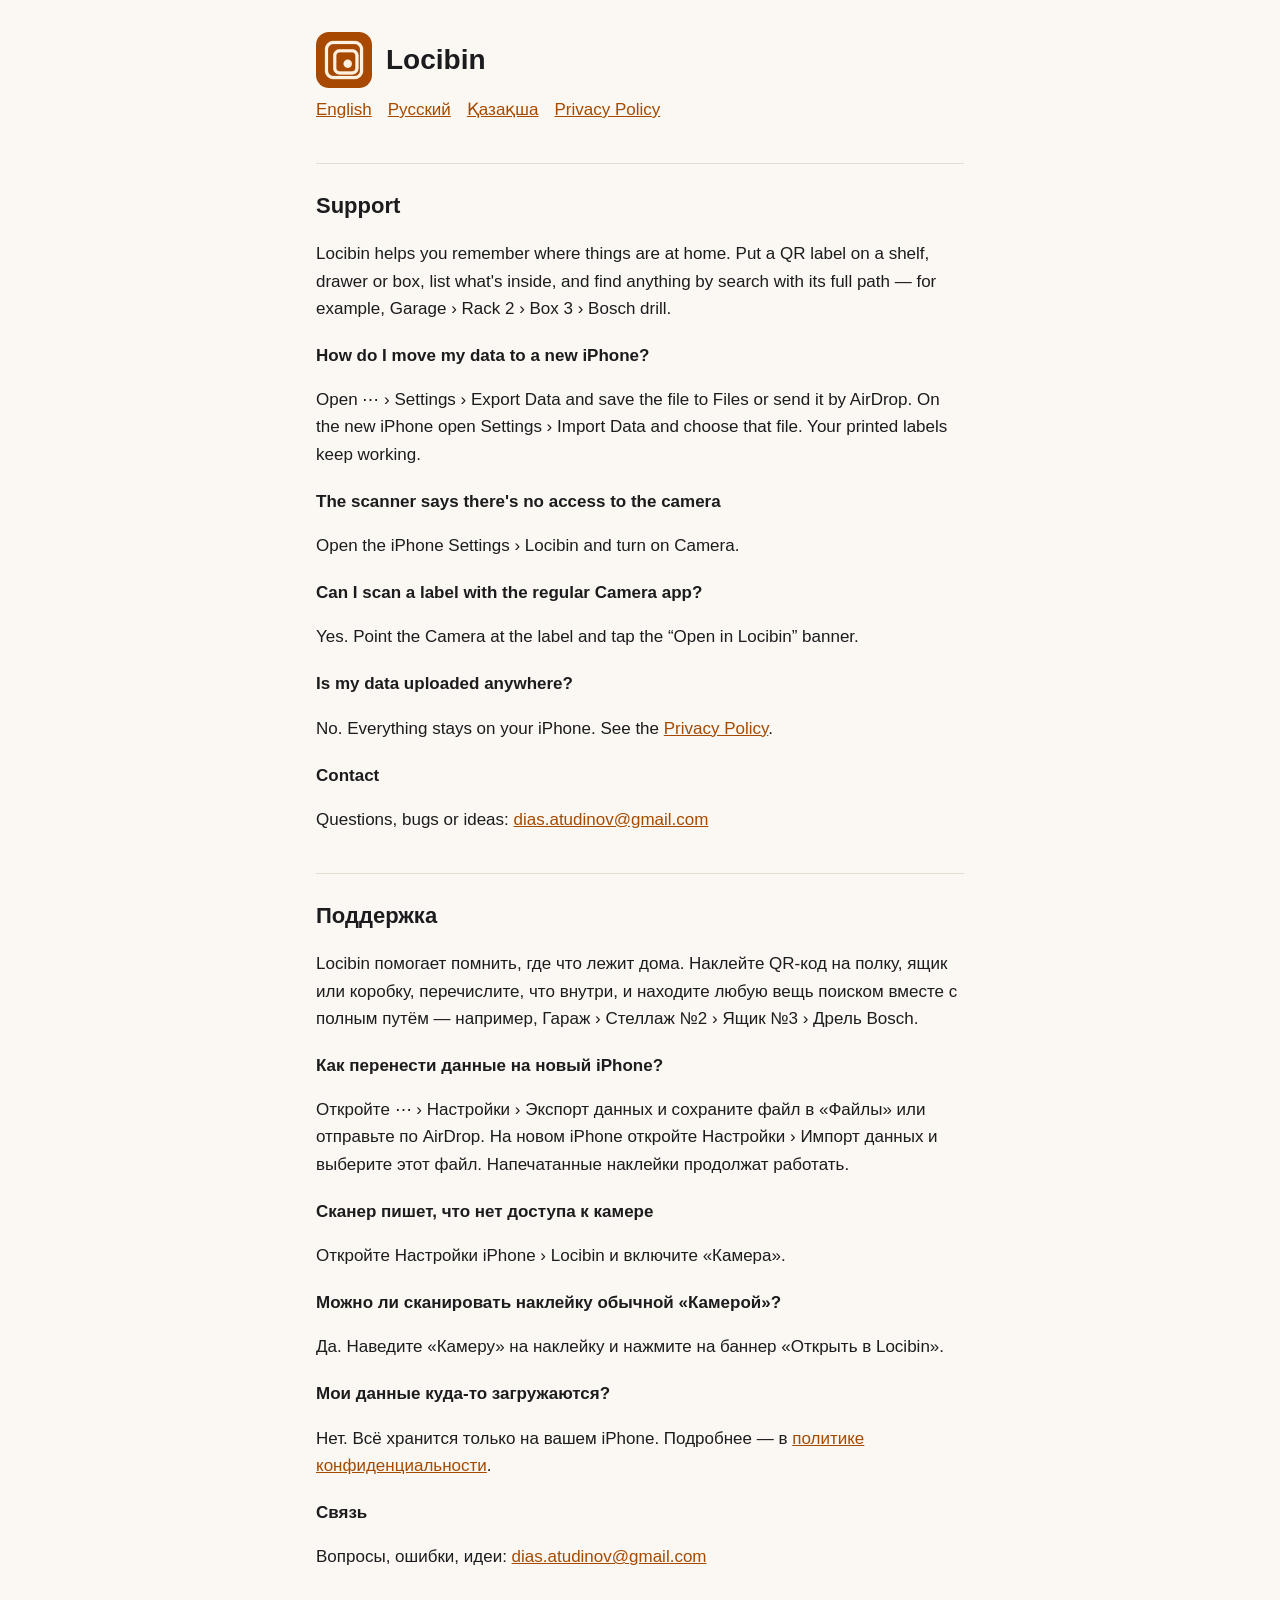
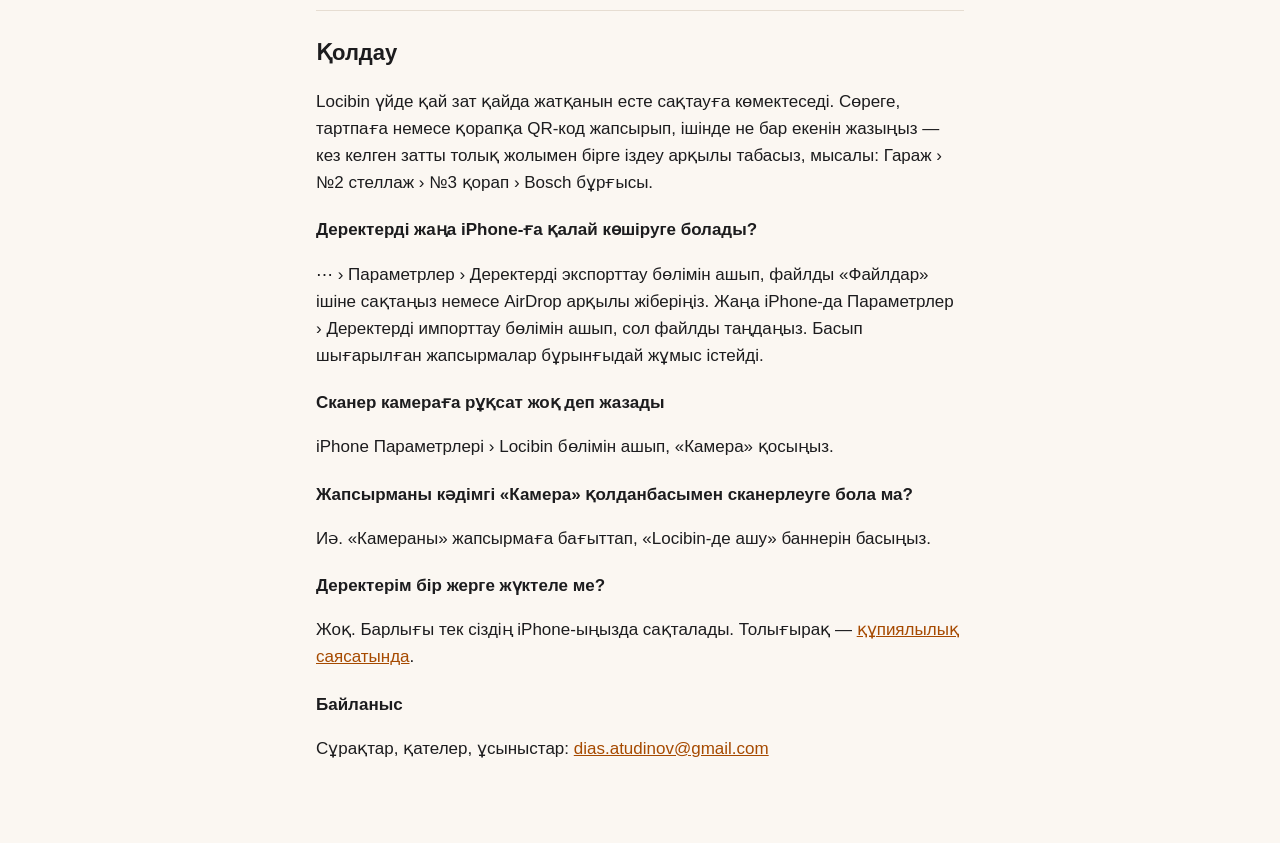
<file: index.html>
<!doctype html>
<html lang="en">
<head>
<meta charset="utf-8">
<meta name="viewport" content="width=device-width, initial-scale=1">
<title>Locibin — Support</title>
<link rel="stylesheet" href="style.css">
</head>
<body>
<main>
<header><img src="icon.png" alt=""><h1>Locibin</h1></header>
<nav><a href="#en">English</a><a href="#ru">Русский</a><a href="#kk">Қазақша</a><a href="privacy.html">Privacy Policy</a></nav>

<section id="en" lang="en">
<h2>Support</h2>
<p>Locibin helps you remember where things are at home. Put a QR label on a shelf, drawer or box, list what's inside, and find anything by search with its full path — for example, Garage › Rack 2 › Box 3 › Bosch drill.</p>
<h3>How do I move my data to a new iPhone?</h3>
<p>Open ⋯ › Settings › Export Data and save the file to Files or send it by AirDrop. On the new iPhone open Settings › Import Data and choose that file. Your printed labels keep working.</p>
<h3>The scanner says there's no access to the camera</h3>
<p>Open the iPhone Settings › Locibin and turn on Camera.</p>
<h3>Can I scan a label with the regular Camera app?</h3>
<p>Yes. Point the Camera at the label and tap the “Open in Locibin” banner.</p>
<h3>Is my data uploaded anywhere?</h3>
<p>No. Everything stays on your iPhone. See the <a href="privacy.html#en">Privacy Policy</a>.</p>
<h3>Contact</h3>
<p>Questions, bugs or ideas: <a href="mailto:dias.atudinov@gmail.com">dias.atudinov@gmail.com</a></p>
</section>

<section id="ru" lang="ru">
<h2>Поддержка</h2>
<p>Locibin помогает помнить, где что лежит дома. Наклейте QR-код на полку, ящик или коробку, перечислите, что внутри, и находите любую вещь поиском вместе с полным путём — например, Гараж › Стеллаж №2 › Ящик №3 › Дрель Bosch.</p>
<h3>Как перенести данные на новый iPhone?</h3>
<p>Откройте ⋯ › Настройки › Экспорт данных и сохраните файл в «Файлы» или отправьте по AirDrop. На новом iPhone откройте Настройки › Импорт данных и выберите этот файл. Напечатанные наклейки продолжат работать.</p>
<h3>Сканер пишет, что нет доступа к камере</h3>
<p>Откройте Настройки iPhone › Locibin и включите «Камера».</p>
<h3>Можно ли сканировать наклейку обычной «Камерой»?</h3>
<p>Да. Наведите «Камеру» на наклейку и нажмите на баннер «Открыть в Locibin».</p>
<h3>Мои данные куда-то загружаются?</h3>
<p>Нет. Всё хранится только на вашем iPhone. Подробнее — в <a href="privacy.html#ru">политике конфиденциальности</a>.</p>
<h3>Связь</h3>
<p>Вопросы, ошибки, идеи: <a href="mailto:dias.atudinov@gmail.com">dias.atudinov@gmail.com</a></p>
</section>

<section id="kk" lang="kk">
<h2>Қолдау</h2>
<p>Locibin үйде қай зат қайда жатқанын есте сақтауға көмектеседі. Сөреге, тартпаға немесе қорапқа QR-код жапсырып, ішінде не бар екенін жазыңыз — кез келген затты толық жолымен бірге іздеу арқылы табасыз, мысалы: Гараж › №2 стеллаж › №3 қорап › Bosch бұрғысы.</p>
<h3>Деректерді жаңа iPhone-ға қалай көшіруге болады?</h3>
<p>⋯ › Параметрлер › Деректерді экспорттау бөлімін ашып, файлды «Файлдар» ішіне сақтаңыз немесе AirDrop арқылы жіберіңіз. Жаңа iPhone-да Параметрлер › Деректерді импорттау бөлімін ашып, сол файлды таңдаңыз. Басып шығарылған жапсырмалар бұрынғыдай жұмыс істейді.</p>
<h3>Сканер камераға рұқсат жоқ деп жазады</h3>
<p>iPhone Параметрлері › Locibin бөлімін ашып, «Камера» қосыңыз.</p>
<h3>Жапсырманы кәдімгі «Камера» қолданбасымен сканерлеуге бола ма?</h3>
<p>Иә. «Камераны» жапсырмаға бағыттап, «Locibin-де ашу» баннерін басыңыз.</p>
<h3>Деректерім бір жерге жүктеле ме?</h3>
<p>Жоқ. Барлығы тек сіздің iPhone-ыңызда сақталады. Толығырақ — <a href="privacy.html#kk">құпиялылық саясатында</a>.</p>
<h3>Байланыс</h3>
<p>Сұрақтар, қателер, ұсыныстар: <a href="mailto:dias.atudinov@gmail.com">dias.atudinov@gmail.com</a></p>
</section>
</main>
</body>
</html>
</file>
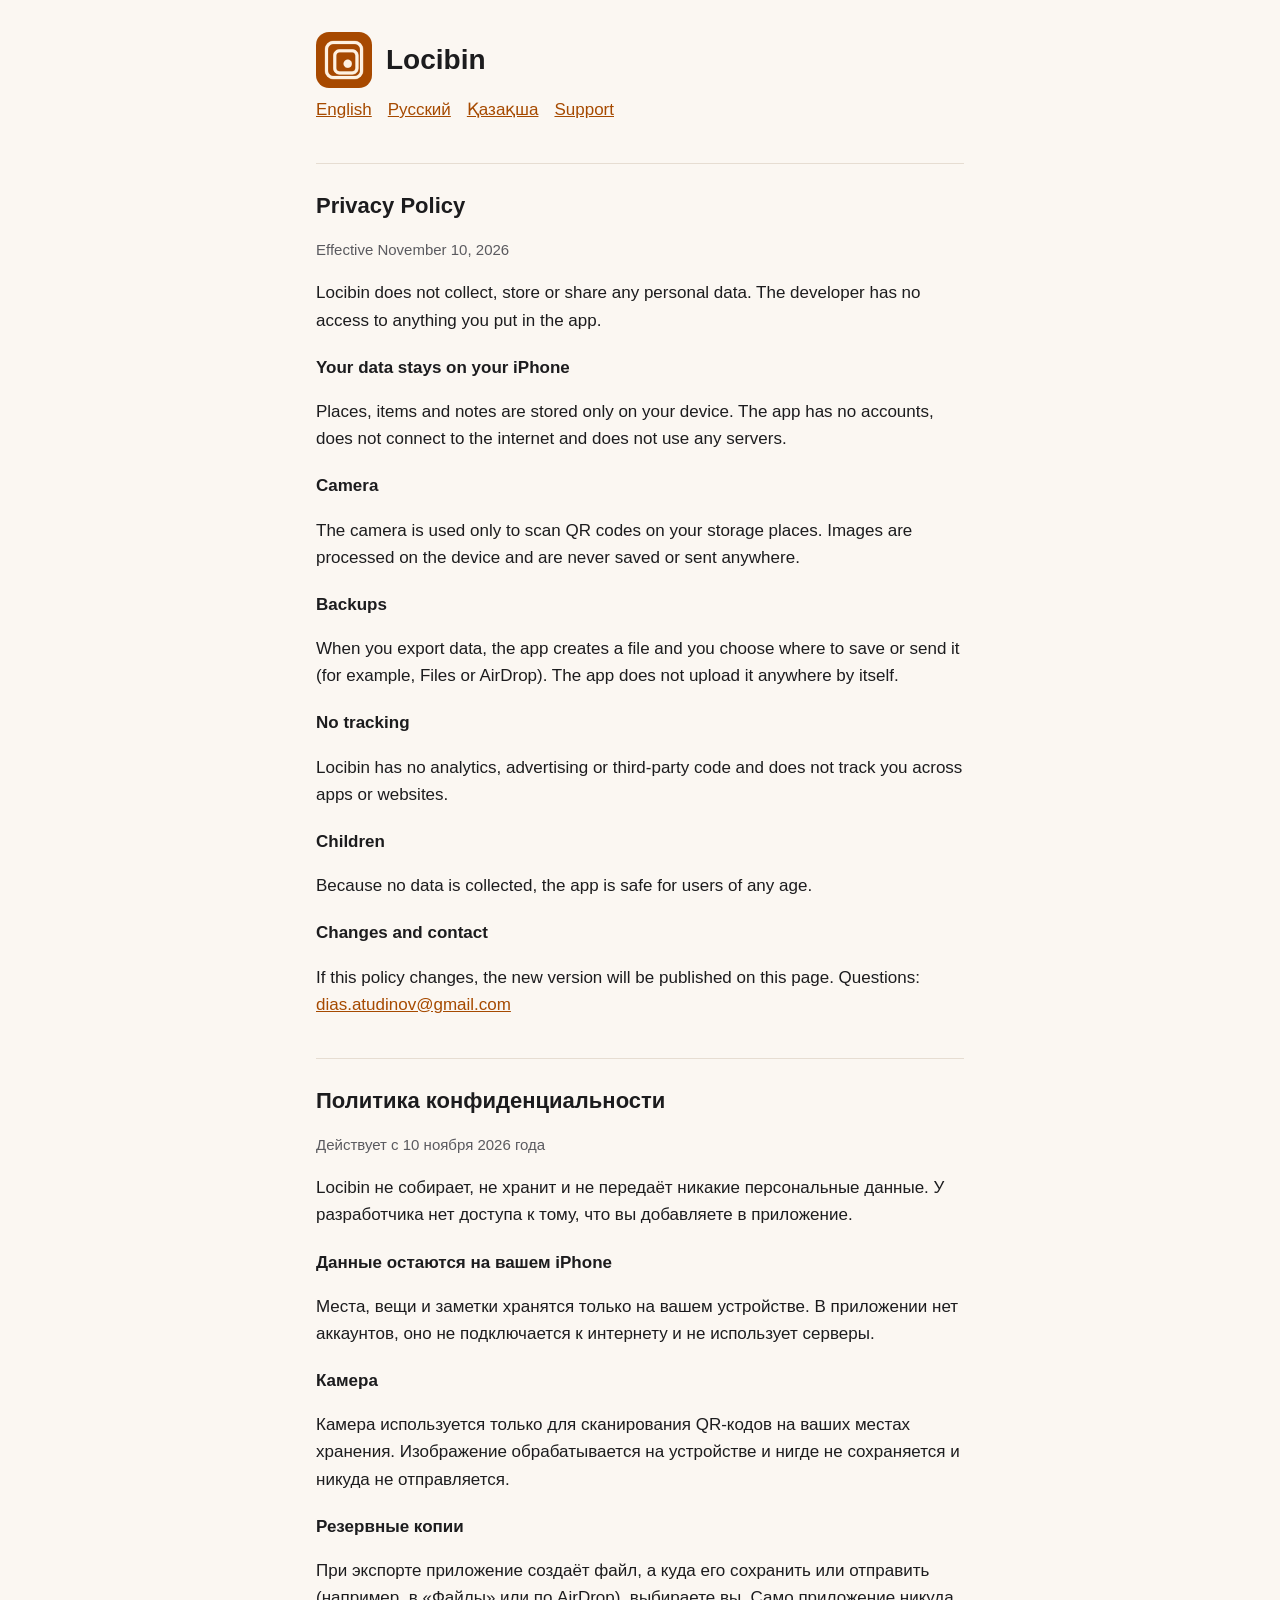
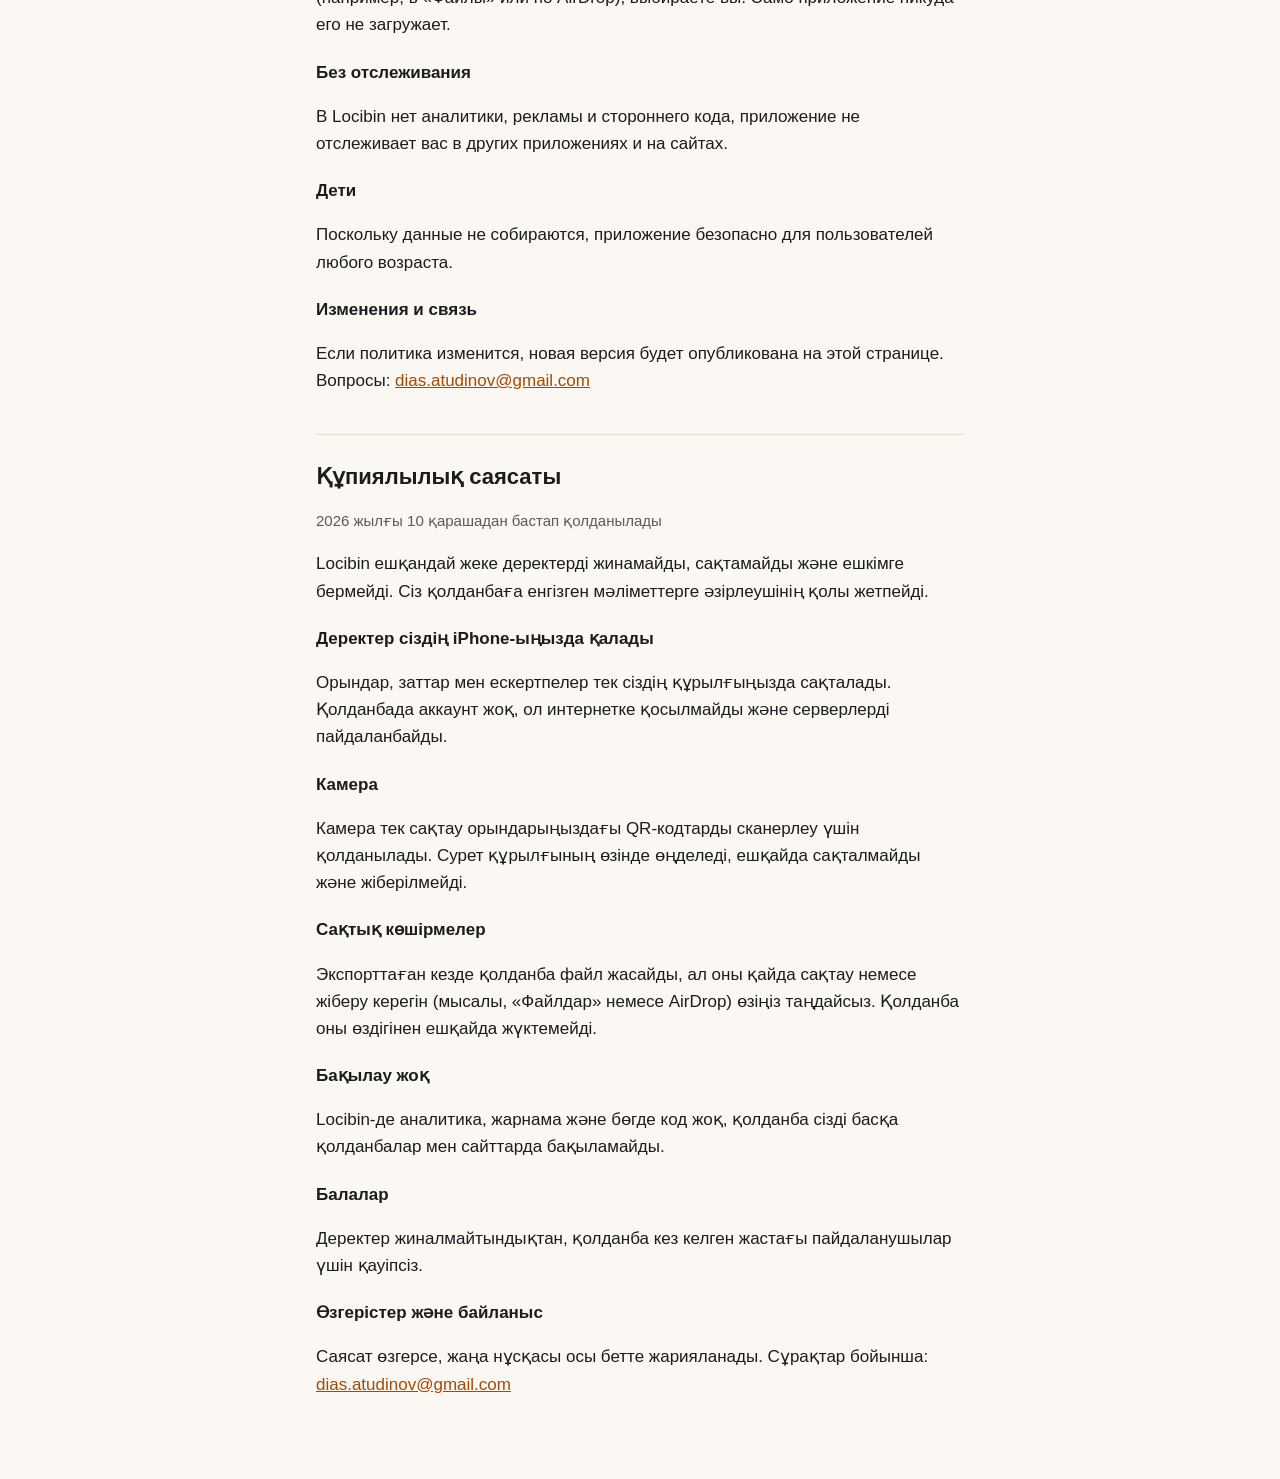
<file: privacy.html>
<!doctype html>
<html lang="en">
<head>
<meta charset="utf-8">
<meta name="viewport" content="width=device-width, initial-scale=1">
<title>Locibin — Privacy Policy</title>
<link rel="stylesheet" href="style.css">
</head>
<body>
<main>
<header><img src="icon.png" alt=""><h1>Locibin</h1></header>
<nav><a href="#en">English</a><a href="#ru">Русский</a><a href="#kk">Қазақша</a><a href="index.html">Support</a></nav>

<section id="en" lang="en">
<h2>Privacy Policy</h2>
<p class="muted">Effective November 10, 2026</p>
<p>Locibin does not collect, store or share any personal data. The developer has no access to anything you put in the app.</p>
<h3>Your data stays on your iPhone</h3>
<p>Places, items and notes are stored only on your device. The app has no accounts, does not connect to the internet and does not use any servers.</p>
<h3>Camera</h3>
<p>The camera is used only to scan QR codes on your storage places. Images are processed on the device and are never saved or sent anywhere.</p>
<h3>Backups</h3>
<p>When you export data, the app creates a file and you choose where to save or send it (for example, Files or AirDrop). The app does not upload it anywhere by itself.</p>
<h3>No tracking</h3>
<p>Locibin has no analytics, advertising or third-party code and does not track you across apps or websites.</p>
<h3>Children</h3>
<p>Because no data is collected, the app is safe for users of any age.</p>
<h3>Changes and contact</h3>
<p>If this policy changes, the new version will be published on this page. Questions: <a href="mailto:dias.atudinov@gmail.com">dias.atudinov@gmail.com</a></p>
</section>

<section id="ru" lang="ru">
<h2>Политика конфиденциальности</h2>
<p class="muted">Действует с 10 ноября 2026 года</p>
<p>Locibin не собирает, не хранит и не передаёт никакие персональные данные. У разработчика нет доступа к тому, что вы добавляете в приложение.</p>
<h3>Данные остаются на вашем iPhone</h3>
<p>Места, вещи и заметки хранятся только на вашем устройстве. В приложении нет аккаунтов, оно не подключается к интернету и не использует серверы.</p>
<h3>Камера</h3>
<p>Камера используется только для сканирования QR-кодов на ваших местах хранения. Изображение обрабатывается на устройстве и нигде не сохраняется и никуда не отправляется.</p>
<h3>Резервные копии</h3>
<p>При экспорте приложение создаёт файл, а куда его сохранить или отправить (например, в «Файлы» или по AirDrop), выбираете вы. Само приложение никуда его не загружает.</p>
<h3>Без отслеживания</h3>
<p>В Locibin нет аналитики, рекламы и стороннего кода, приложение не отслеживает вас в других приложениях и на сайтах.</p>
<h3>Дети</h3>
<p>Поскольку данные не собираются, приложение безопасно для пользователей любого возраста.</p>
<h3>Изменения и связь</h3>
<p>Если политика изменится, новая версия будет опубликована на этой странице. Вопросы: <a href="mailto:dias.atudinov@gmail.com">dias.atudinov@gmail.com</a></p>
</section>

<section id="kk" lang="kk">
<h2>Құпиялылық саясаты</h2>
<p class="muted">2026 жылғы 10 қарашадан бастап қолданылады</p>
<p>Locibin ешқандай жеке деректерді жинамайды, сақтамайды және ешкімге бермейді. Сіз қолданбаға енгізген мәліметтерге әзірлеушінің қолы жетпейді.</p>
<h3>Деректер сіздің iPhone-ыңызда қалады</h3>
<p>Орындар, заттар мен ескертпелер тек сіздің құрылғыңызда сақталады. Қолданбада аккаунт жоқ, ол интернетке қосылмайды және серверлерді пайдаланбайды.</p>
<h3>Камера</h3>
<p>Камера тек сақтау орындарыңыздағы QR-кодтарды сканерлеу үшін қолданылады. Сурет құрылғының өзінде өңделеді, ешқайда сақталмайды және жіберілмейді.</p>
<h3>Сақтық көшірмелер</h3>
<p>Экспорттаған кезде қолданба файл жасайды, ал оны қайда сақтау немесе жіберу керегін (мысалы, «Файлдар» немесе AirDrop) өзіңіз таңдайсыз. Қолданба оны өздігінен ешқайда жүктемейді.</p>
<h3>Бақылау жоқ</h3>
<p>Locibin-де аналитика, жарнама және бөгде код жоқ, қолданба сізді басқа қолданбалар мен сайттарда бақыламайды.</p>
<h3>Балалар</h3>
<p>Деректер жиналмайтындықтан, қолданба кез келген жастағы пайдаланушылар үшін қауіпсіз.</p>
<h3>Өзгерістер және байланыс</h3>
<p>Саясат өзгерсе, жаңа нұсқасы осы бетте жарияланады. Сұрақтар бойынша: <a href="mailto:dias.atudinov@gmail.com">dias.atudinov@gmail.com</a></p>
</section>
</main>
</body>
</html>
</file>
<file: style.css>
:root { --bg: #fbf7f2; --text: #1c1c1e; --muted: #5a5a5f; --accent: #a64a00; --line: #e6ddd2; }
@media (prefers-color-scheme: dark) { :root { --bg: #1c1c1e; --text: #f2f2f7; --muted: #b0b0b6; --accent: #ffa94d; --line: #3a3a3c; } }
* { box-sizing: border-box; }
body { margin: 0; background: var(--bg); color: var(--text); font: 17px/1.6 -apple-system, BlinkMacSystemFont, "Segoe UI", Roboto, sans-serif; }
main { max-width: 680px; margin: 0 auto; padding: 32px 16px 64px; }
header { display: flex; align-items: center; gap: 14px; margin-bottom: 8px; }
header img { width: 56px; height: 56px; border-radius: 13px; }
h1 { font-size: 28px; margin: 0; }
h2 { font-size: 22px; margin: 40px 0 8px; padding-top: 24px; border-top: 1px solid var(--line); }
h3 { font-size: 17px; margin: 20px 0 4px; }
a { color: var(--accent); }
nav { display: flex; flex-wrap: wrap; gap: 8px 16px; color: var(--muted); }
.muted { color: var(--muted); font-size: 15px; }
</file>
